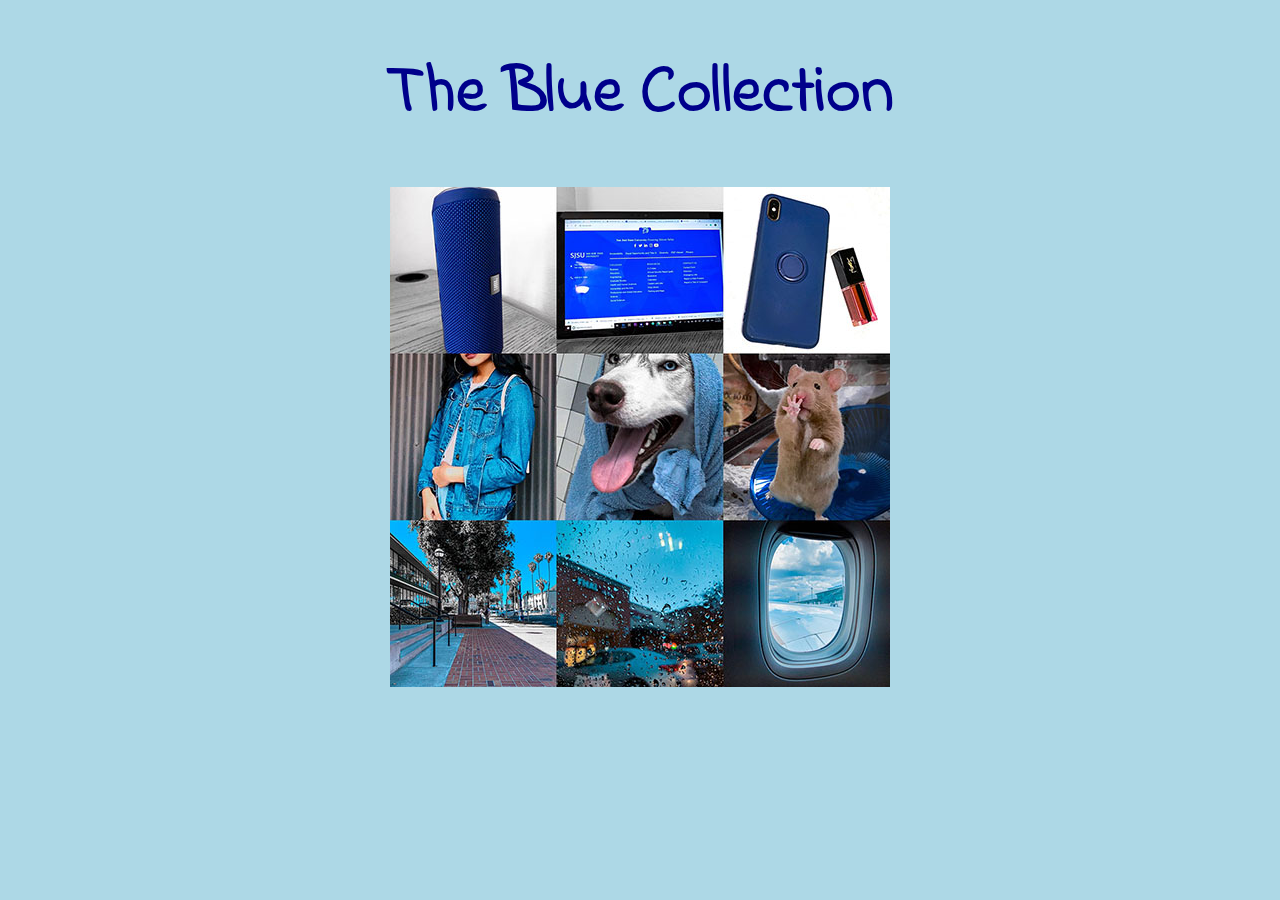
<file: index.html>
<!DOCTYPE html>
<html lang="en" dir="ltr">
  <head>
    <meta charset="utf-8">

    <link rel="stylesheet" type="text/css" href="css/style.css">

    <title>The Blue Collection</title>

  </head>
  <body>

    <a href="page_one.html"> <h1>The Blue Collection</h1></a>
    <img src="images/theblue.jpg" alt="theblue">

</embed>
      </body>
</html>
</file>
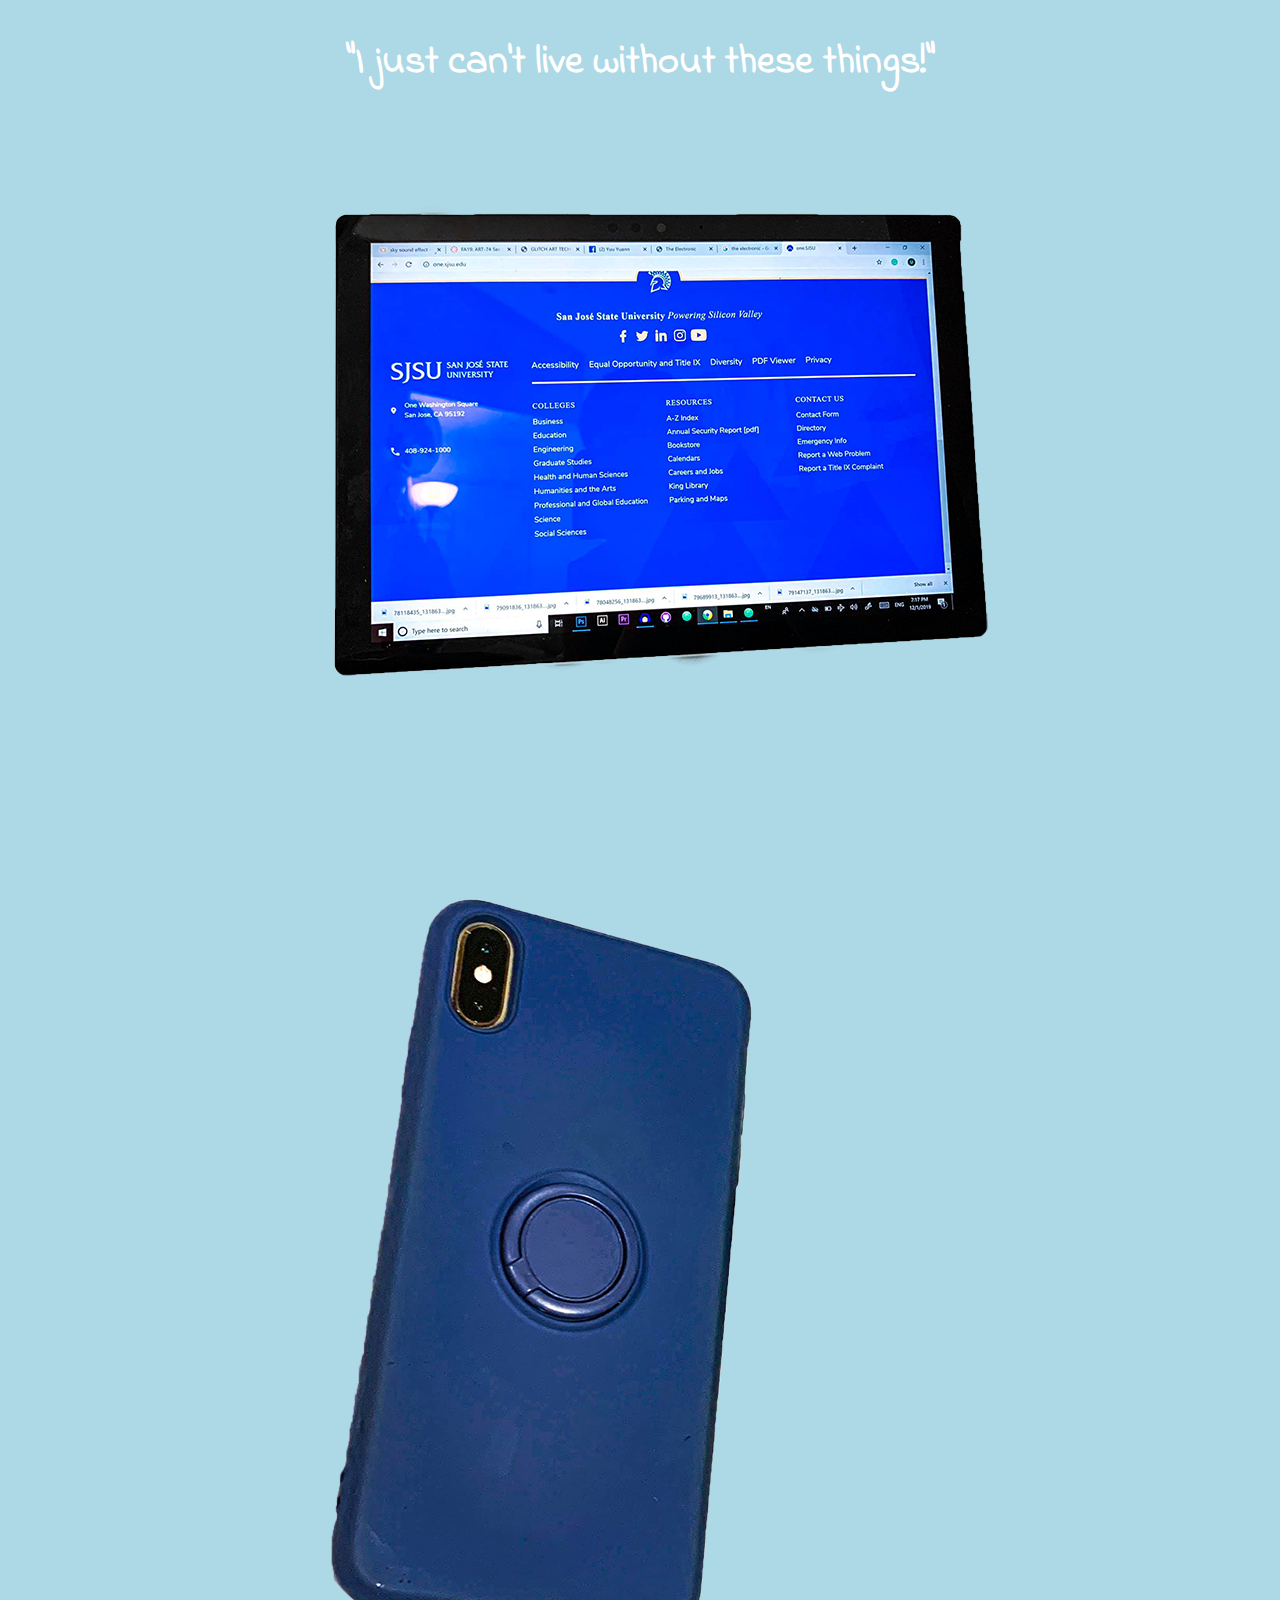
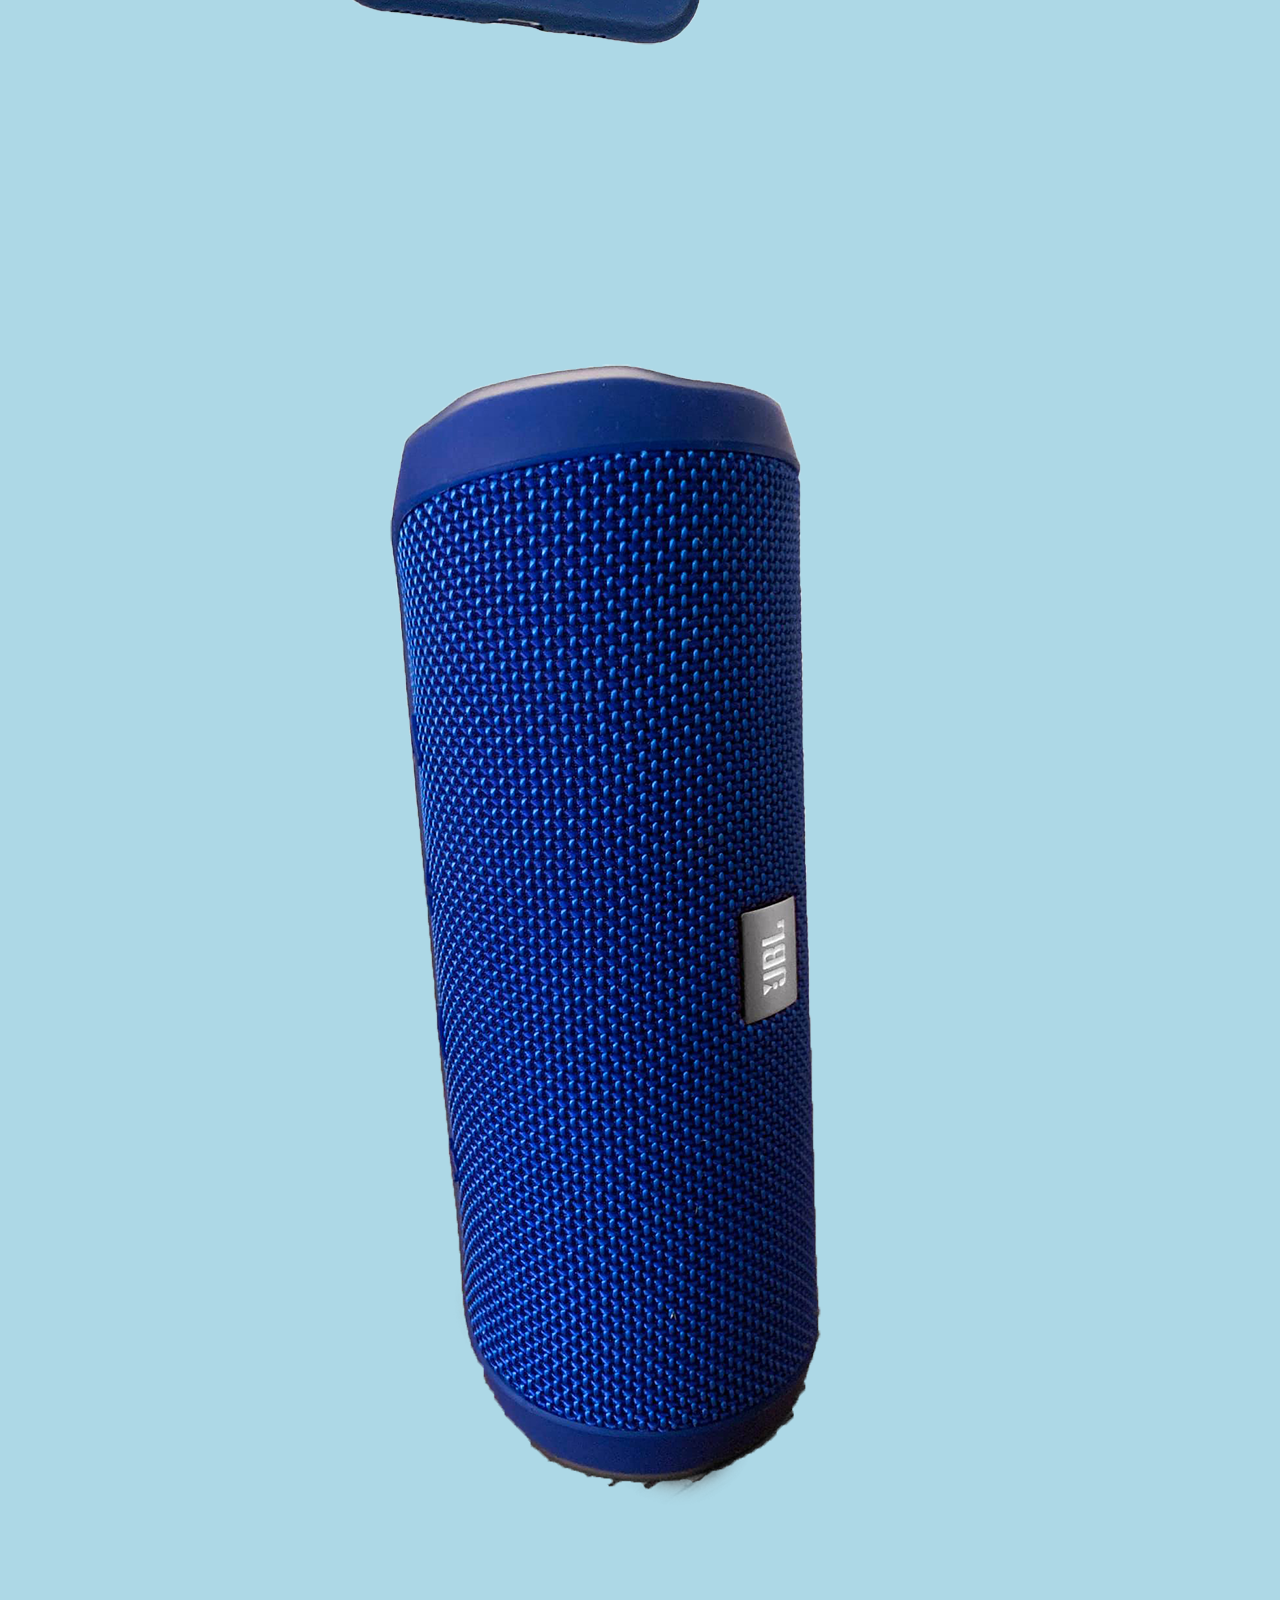
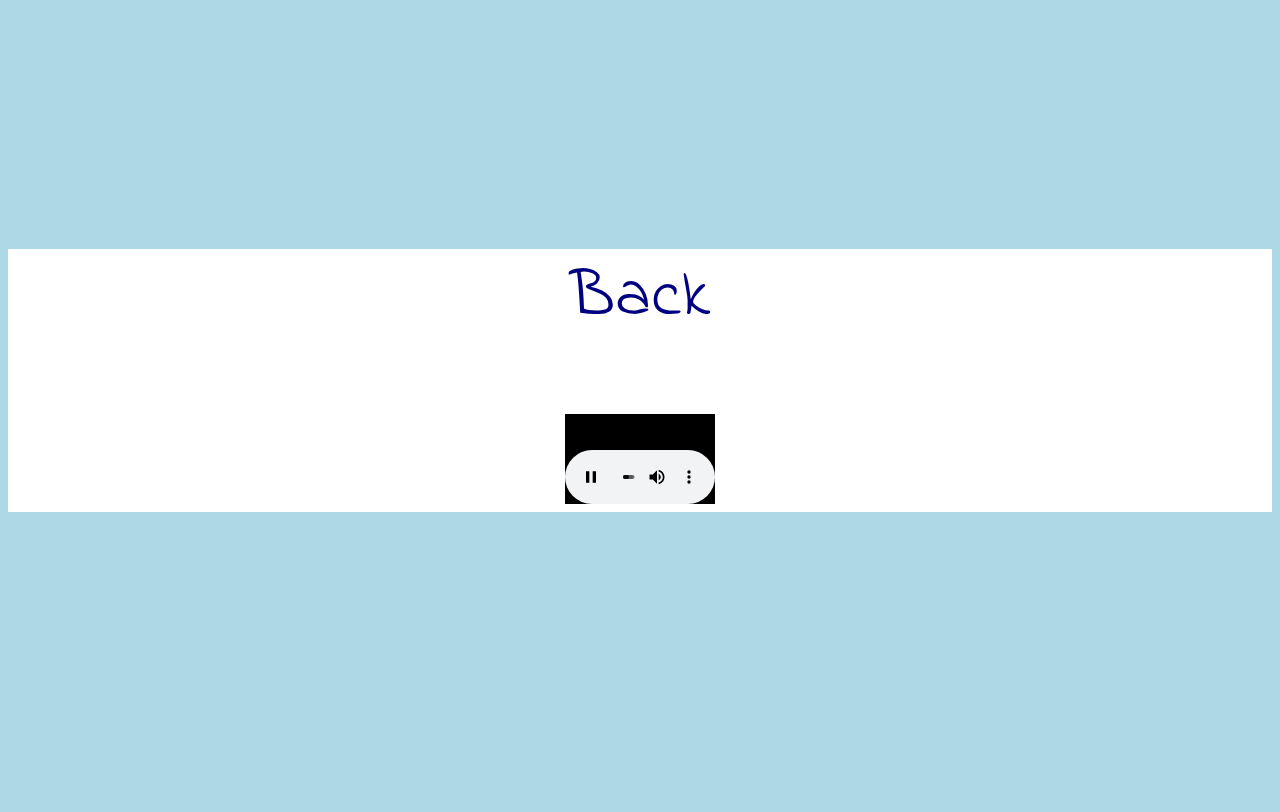
<file: page_five.html>
<!DOCTYPE html>
<html lang="en" dir="ltr">
  <head>
    <meta charset="utf-8">

    <link rel="stylesheet" type="text/css" href="css/style.css">

    <title>The Electronic </title>

  </head>
  <body>
<h2>"I just can't live without these things!"</h2>
    <img src="images/surface.png" alt="surface">
    <img src="images/social.png" alt="social">
      <img src="images/boom.png" alt="boom">

    <div id="nine">
    <a href="page_one.html"><p>Back</p></a>



  </body>
</html>

<embed name="music"
src="/music/callyoumine.mp3"
width="150"
height="90"
loop="false"
autostart="false">
</file>
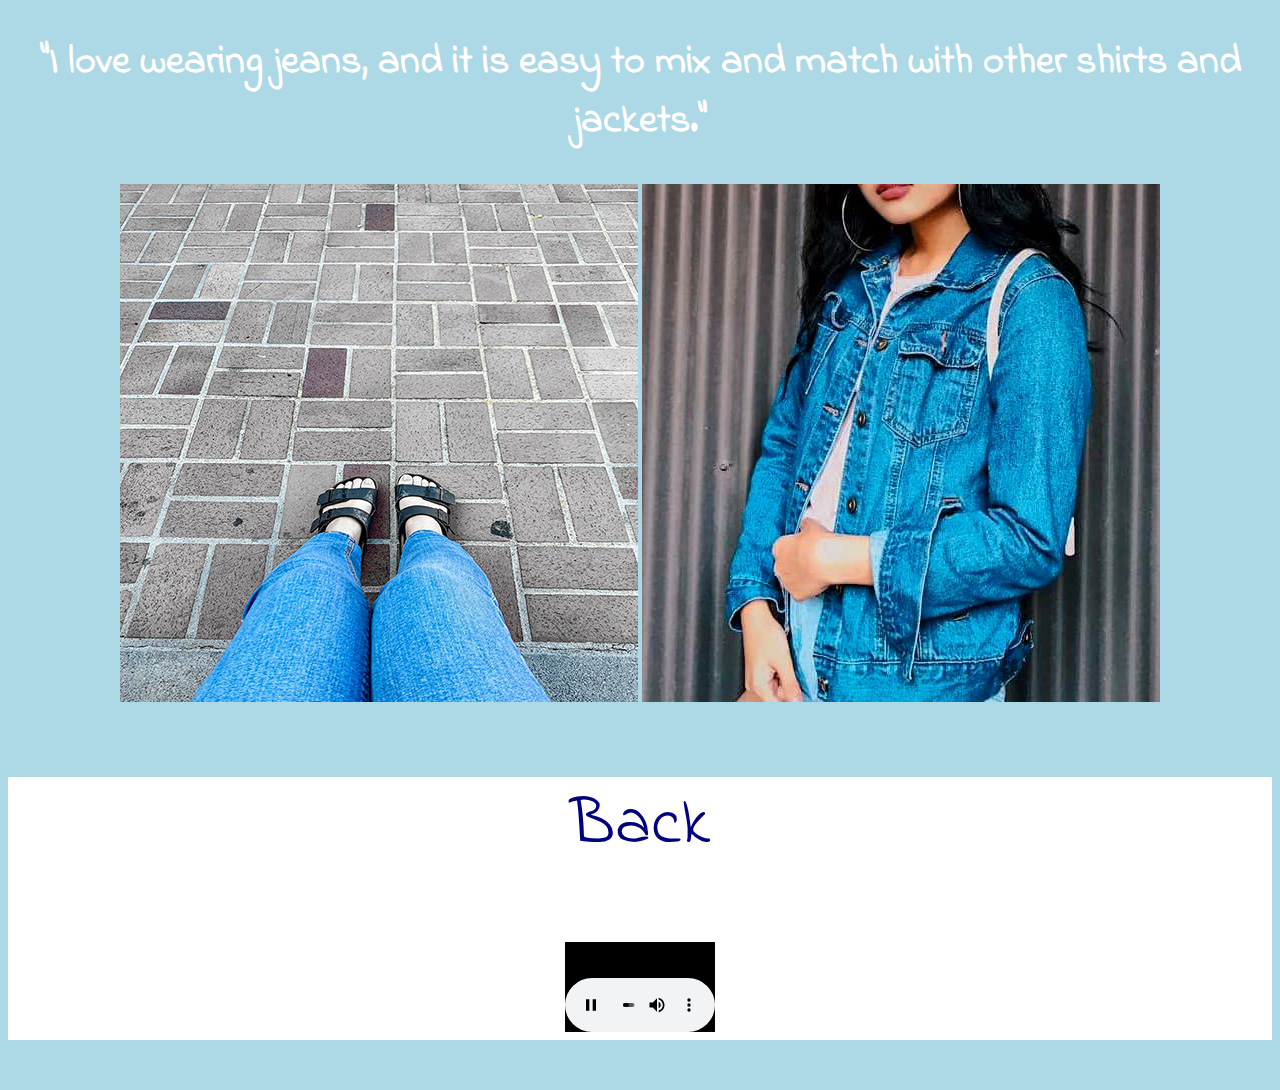
<file: page_four.html>
<!DOCTYPE html>
<html lang="en" dir="ltr">
  <head>
    <meta charset="utf-8">

    <link rel="stylesheet" type="text/css" href="css/style.css">

    <title>The Jeans</title>

  </head>
  <body>
<h2>"I love wearing jeans, and it is easy to mix and match with other shirts and jackets."</h2>
    <img src="images/bluejean.jpg" alt="bluejean">
    <img src="images/blueset.jpg" alt="blueset">

    <div id="eight">
    <a href="page_one.html"><p>Back</p></a>


  </body>
</html>
<embed name="music"
src="/music/callyoumine.mp3"
width="150"
height="90"
loop="false"
autostart="false">
</file>
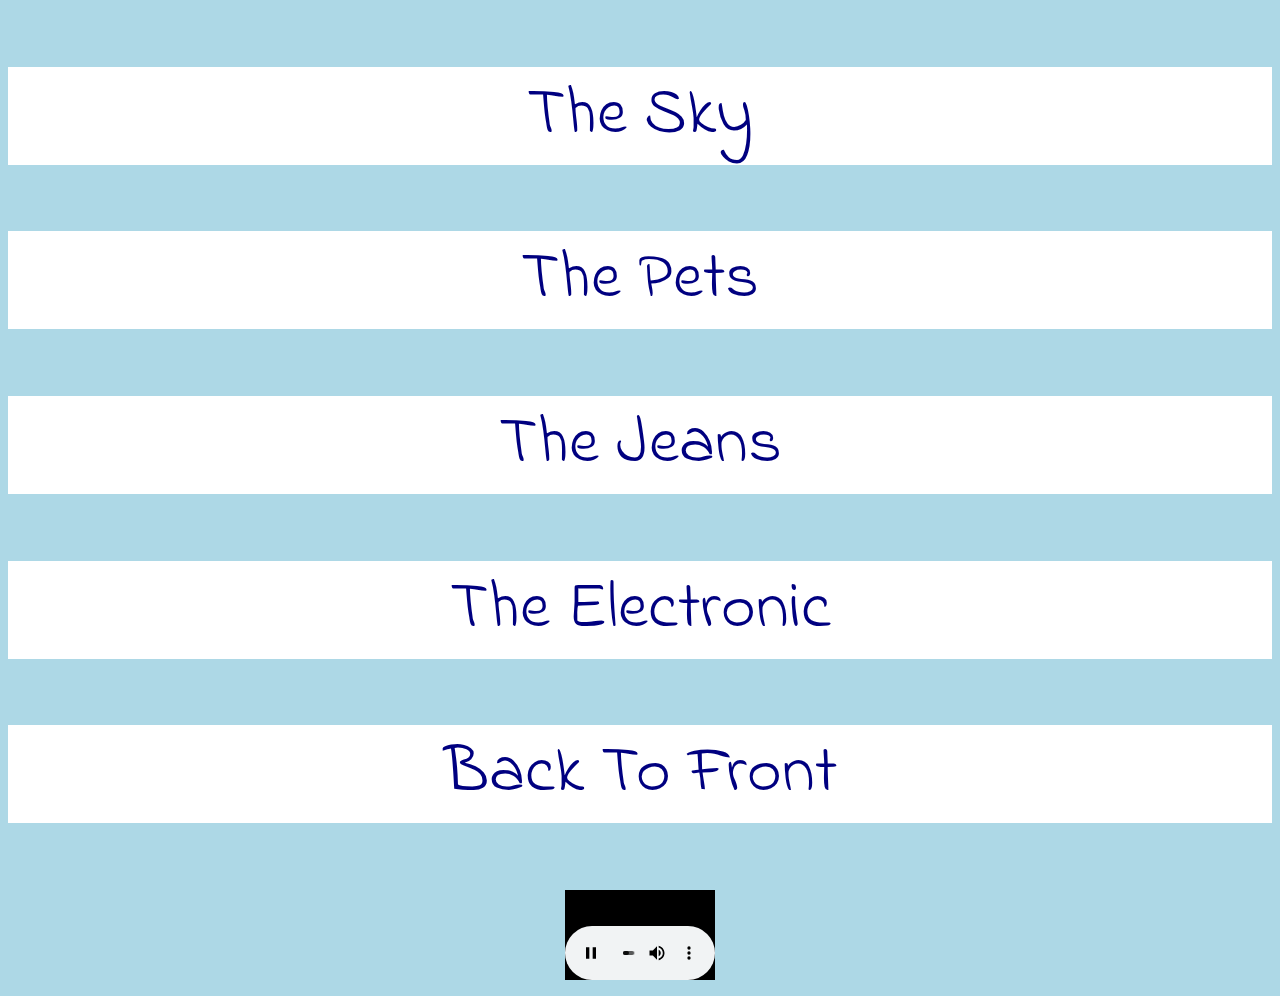
<file: page_one.html>
<!DOCTYPE html>
<html lang="en" dir="ltr">
  <head>
    <meta charset="utf-8">

    <link rel="stylesheet" type="text/css" href="css/style.css">

    <title>The Blue Collection</title>

  </head>
  <body>
    <div id="two">
    <a href="page_two.html"> <p>The Sky</p></a>
    </div>

    <div id="three">
    <a href="page_three.html"><p>The Pets</p>
    </div>

    <div id="four">
      <a href="page_four.html"><p>The Jeans</p>
    </div>

    <div id="five">
    <a href="page_five.html">  <p> The Electronic</p>
    </div>

    <a href="index.html"><p>Back To Front</p></a>
  </body>
</html>
<embed name="music"
src="/music/callyoumine.mp3"
width="150"
height="90"
loop="false"
autostart="false">
</file>
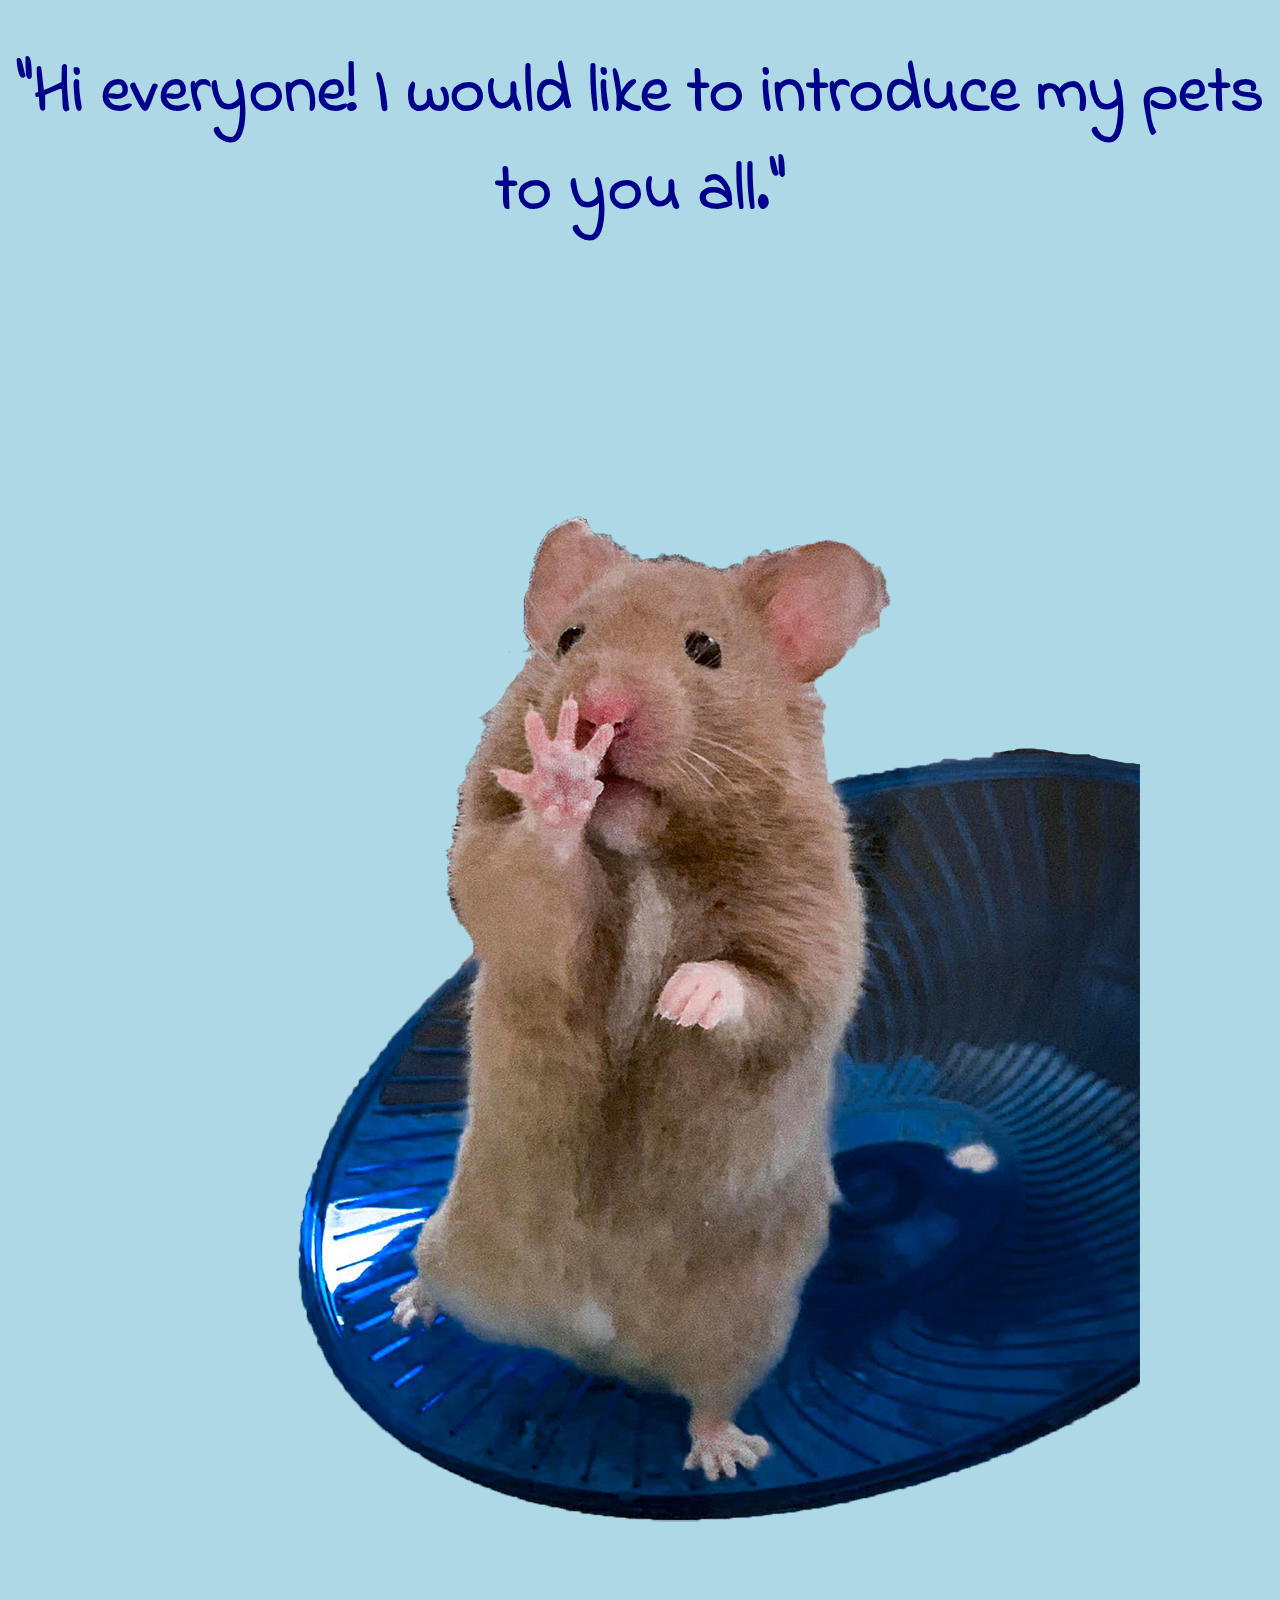
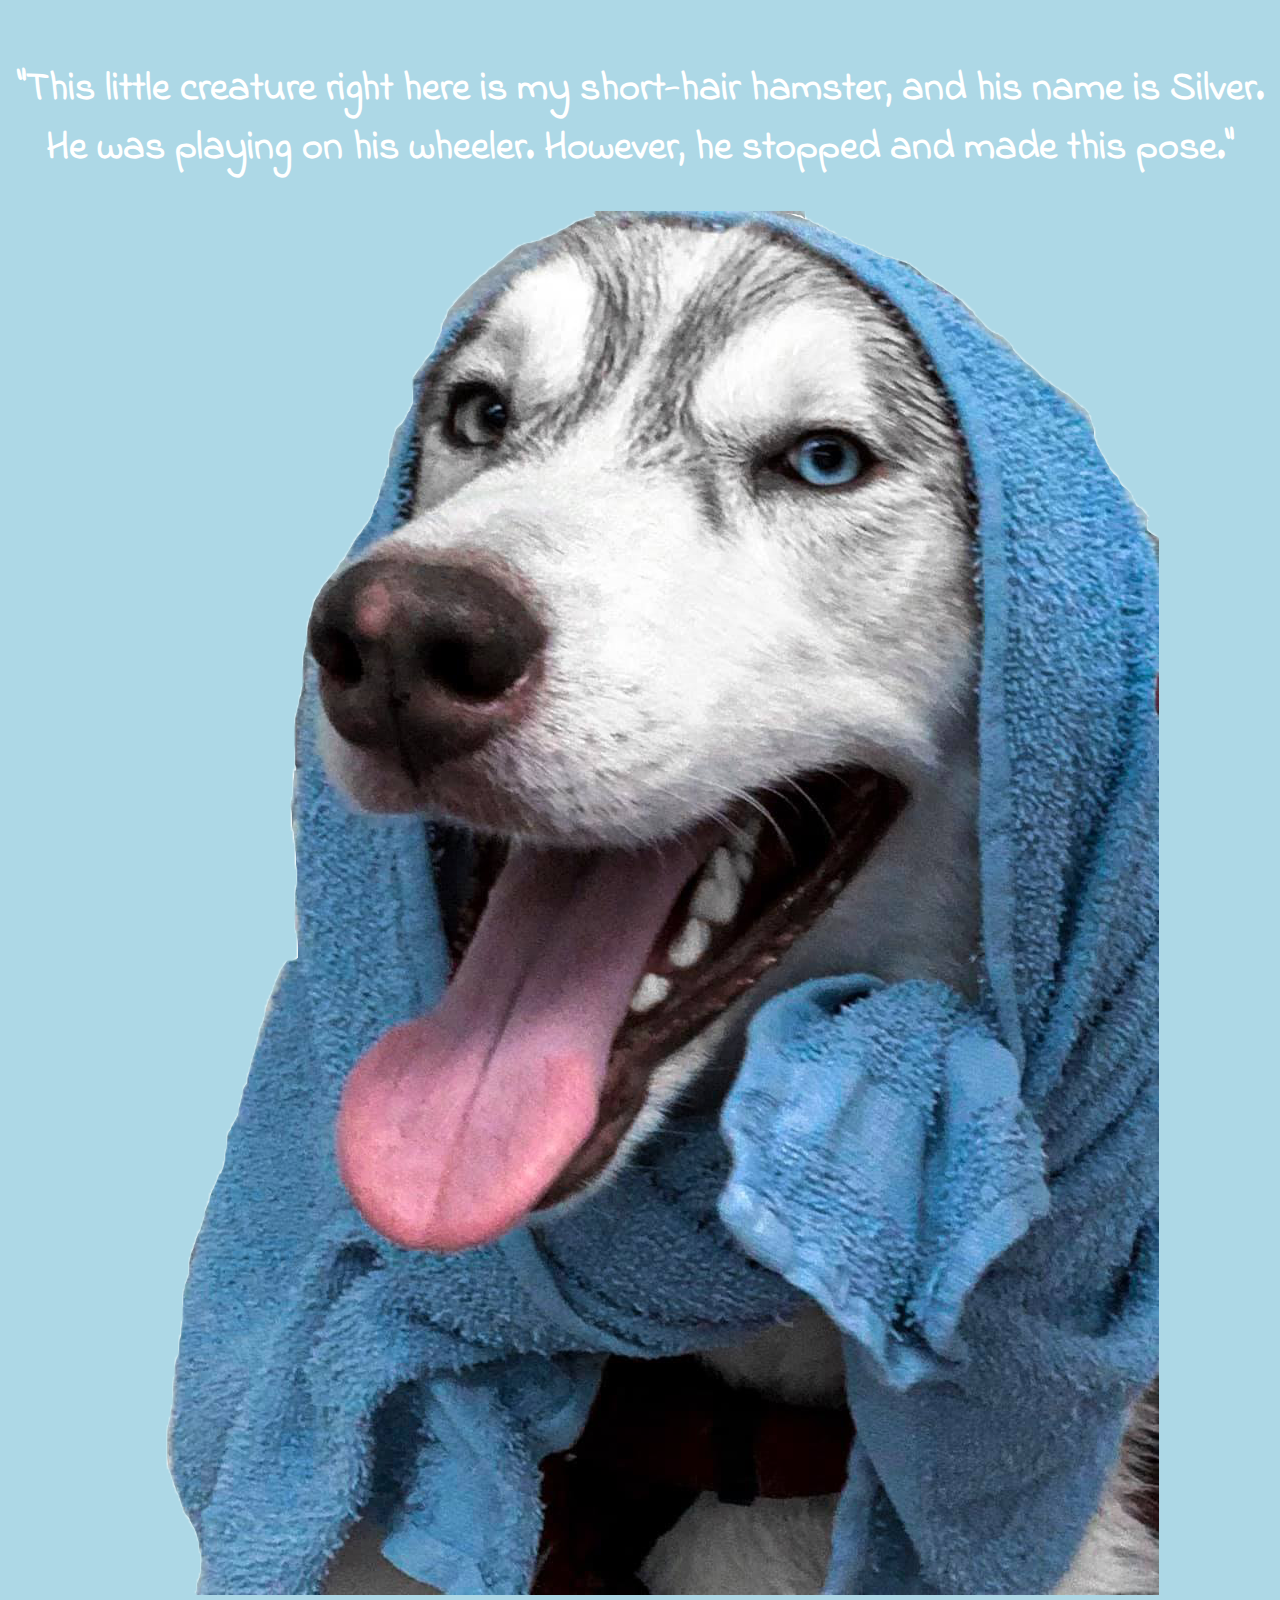
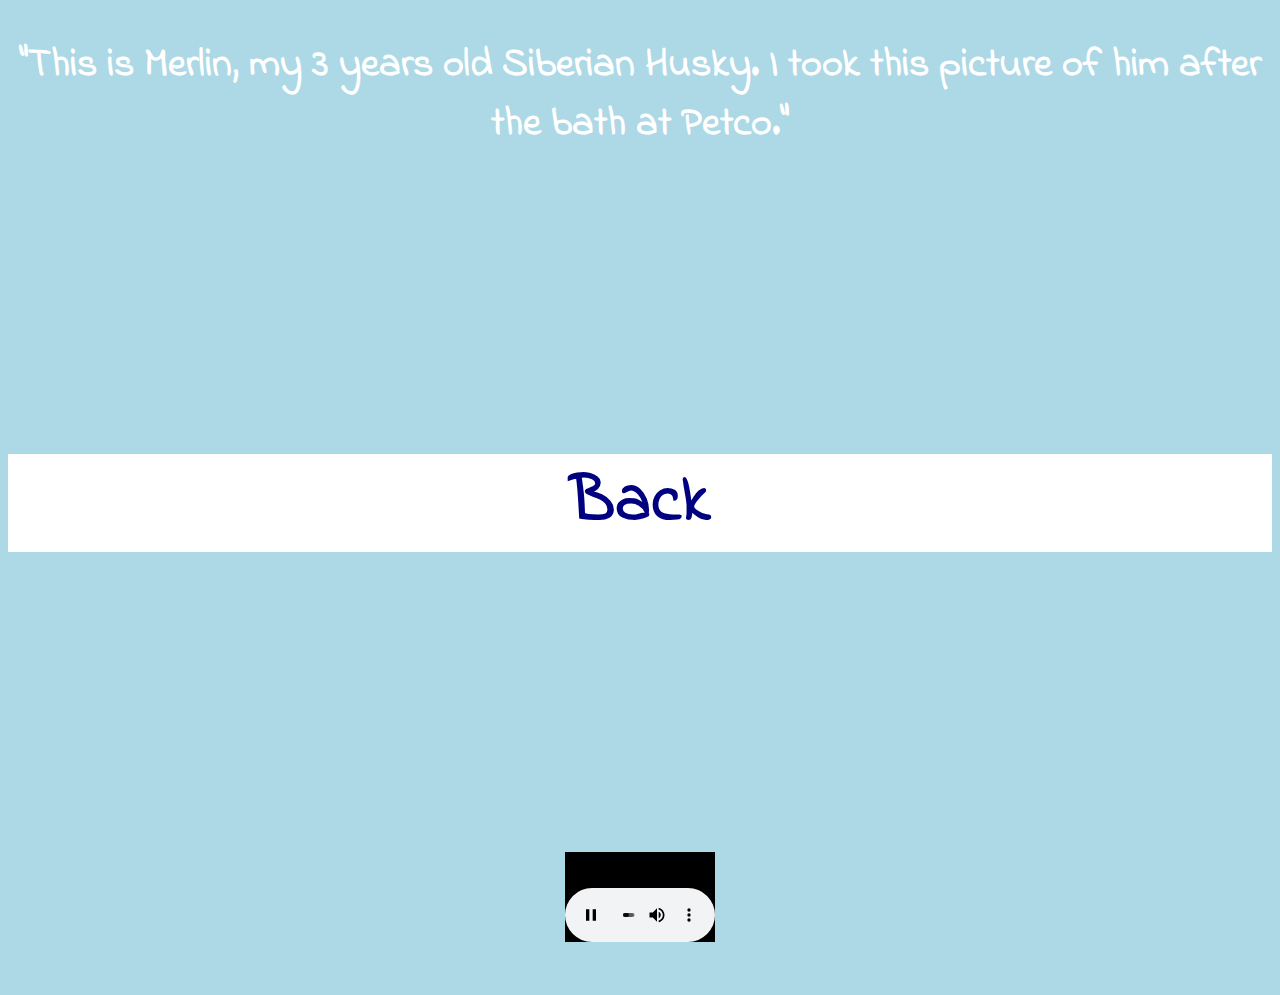
<file: page_three.html>
<!DOCTYPE html>
<html lang="en" dir="ltr">
  <head>
    <meta charset="utf-8">

    <link rel="stylesheet" type="text/css" href="css/style.css">

    <title>The Pets</title>

  </head>
  <body>
<h1>"Hi everyone! I would like to introduce my pets to you all."</h1>

    <img src="images/hamster.png" alt="hamster">
<h2>"This little creature right here is my short-hair hamster, and his name is Silver. He was playing on his wheeler. However, he stopped and made this pose."</h2>
    <img src="images/dog.png" alt="dog">
<h2>"This is Merlin, my 3 years old Siberian Husky. I took this picture of him after the bath at Petco."
    <div id="seven">
    <a href="page_one.html"><p>Back</p></a>
  </div>
  </body>
</html>
<embed name="music"
src="/music/callyoumine.mp3"
width="150"
height="90"
loop="false"
autostart="false">
</file>
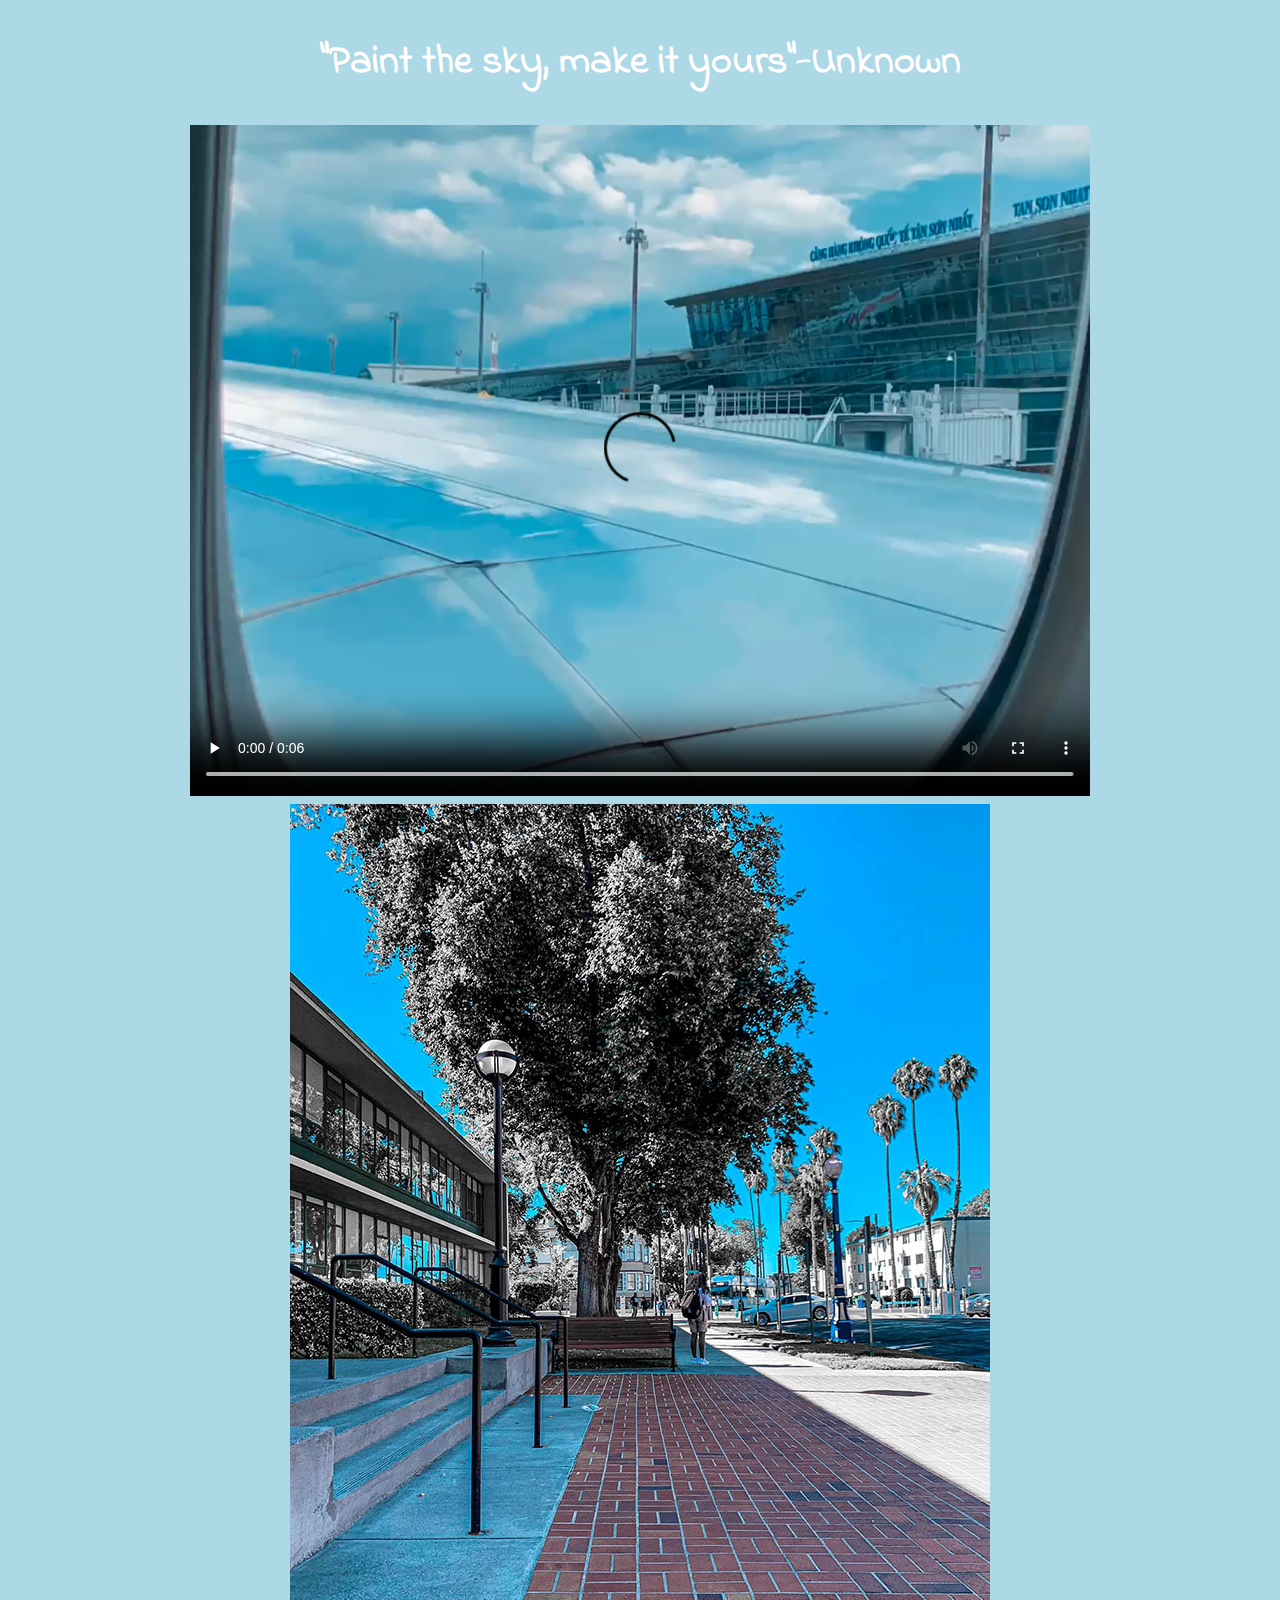
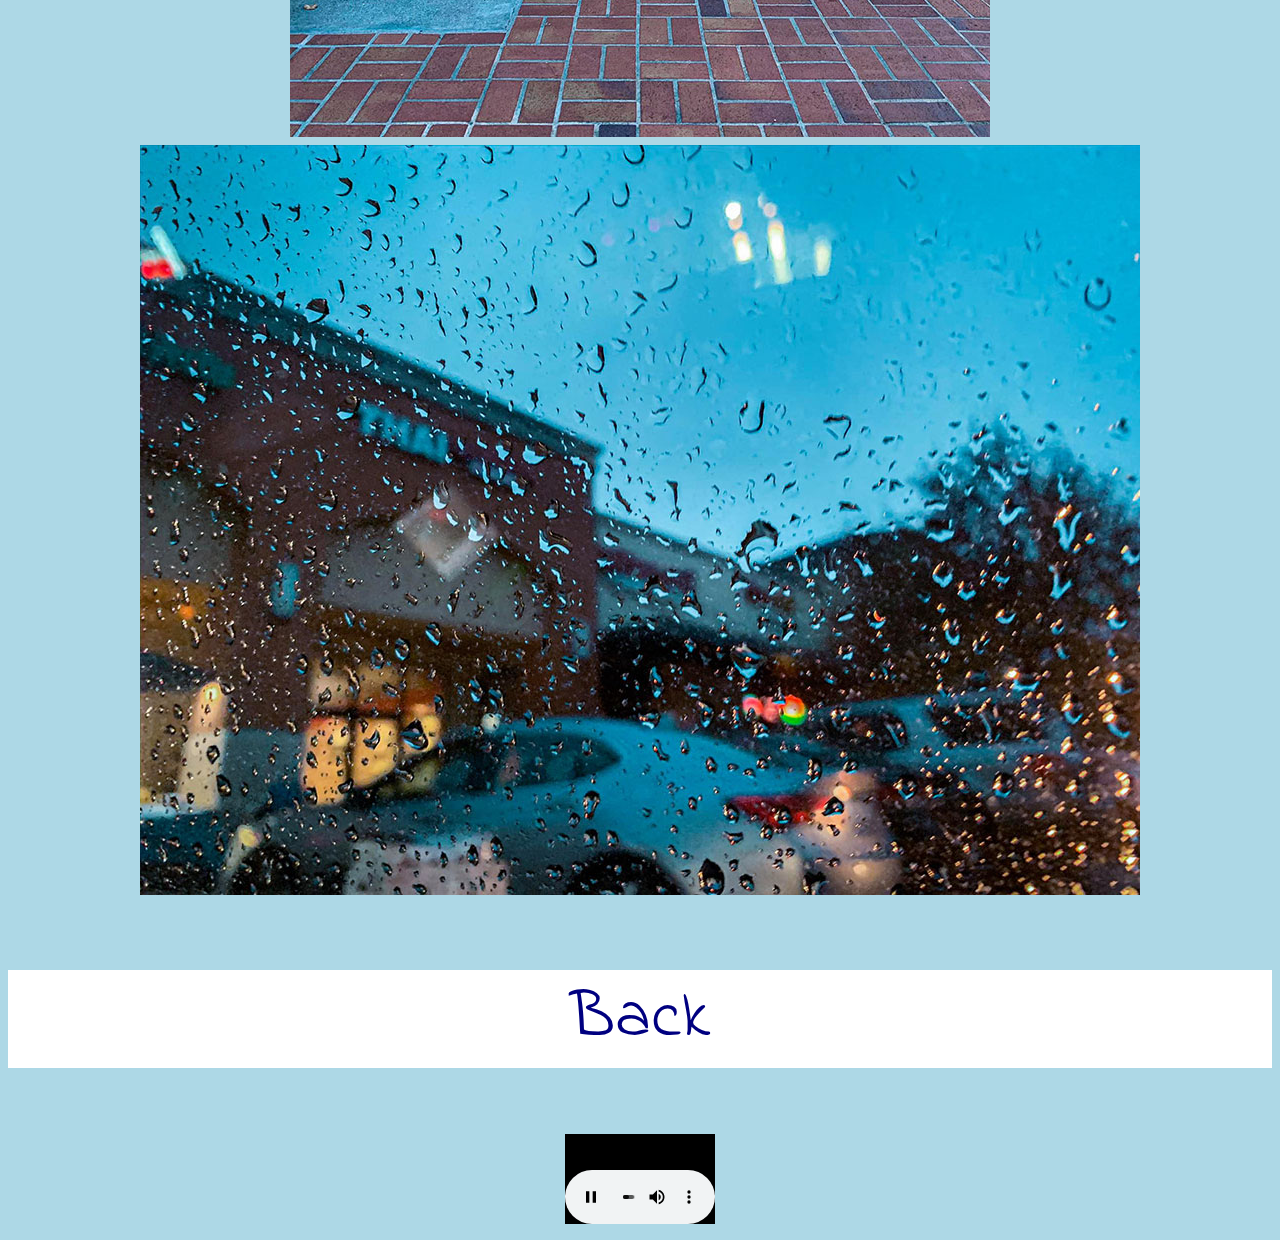
<file: page_two.html>
<!DOCTYPE html>
<html lang="en" dir="ltr">
  <head>
    <meta charset="utf-8">

    <link rel="stylesheet" type="text/css" href="css/style.css">

    <title>The Sky</title>

  </head>
  <body>
<h2>"Paint the sky, make it yours"-Unknown</h2>
  <video controls width="900">

    <source src="video/skymove.mp4"
            type="video/mp4">
  </video>

<img src="images/bluesky3.jpg" alt="bluesky3">
<img src="images/bluesky4.jpg" alt="bluesky4">

<a href="page_one.html"><p>Back</p></a>
</div>
  </body>
</html>
<embed name="music"
src="/music/callyoumine.mp3"
width="150"
height="90"
loop="false"
autostart="false">
</file>
<file: css/style.css>
@import url('https://fonts.googleapis.com/css?family=Indie+Flower&display=swap');

body {
  background-color:lightblue;
  font-family: 'Indie Flower', cursive;
  text-align: center;
}

h1 {
  color: darkblue;
  font-size: 50pt;
  text-align:center;

}

h2 {
  color: White;
  font-size:30pt;
}

h3 {
  Color: darkblue;
}

p {
  color: navy;
  background-color: white;
  font-size:50pt;

}

a {
  color: #E8A797;
  text-decoration: none;
}

a:hover {
  background-color: yellow;
}

#one {
background-color: lightyellow;
margin-top: 50px;
margin-bottom: 50px;
}

#two {
background-color: white;
float: top
margin-top: 50px;
margin-bottom: 50px;
}

#three {
background-color: pink;
float: top;
margin-top: 50px;
margin-bottom: 50px;
}

#four {
background-color: pink;
float: top;
margin-top: 50px;
margin-bottom: 50px;
}

#five {
background-color: pink;
float: top;
margin-top: 50px;
margin-bottom: 50px;
}

#six {
background-color: white;
float: top;
margin-top: 50px;
margin-bottom: 50px;
}

#seven {
background-color: white;
float: top;
margin-top: 300px;
margin-bottom: 300px;
}

#eight {
background-color: white;
float: top;
margin-top: 50px;
margin-bottom: 50px;
}

#nine {
background-color: white;
float: top;
margin-top: 300px;
margin-bottom: 300px;
}



.red-text {
  color: red;
}
</file>
